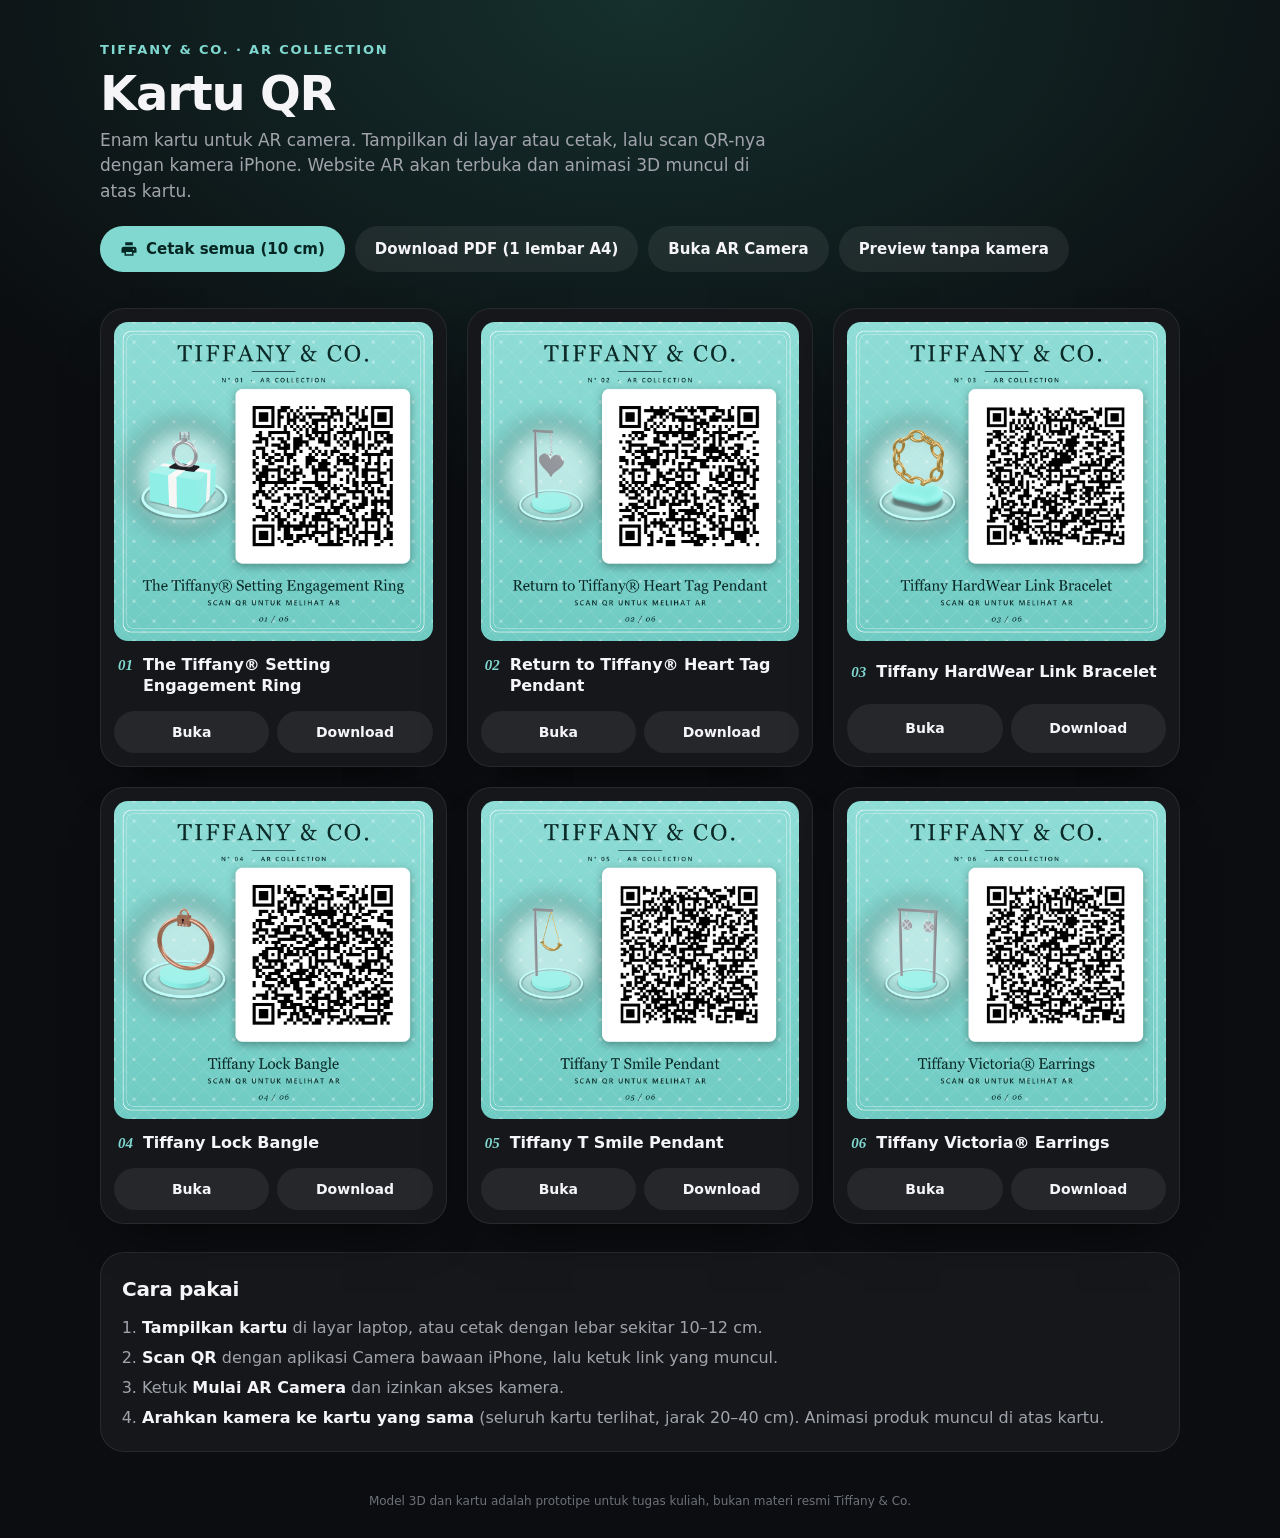
<file: cards/index.html>
<!doctype html>
<html lang="id">
<head>
  <meta charset="utf-8">
  <meta name="viewport" content="width=device-width, initial-scale=1, viewport-fit=cover">
  <meta name="theme-color" content="#0b0d10">
  <title>Kartu QR · Tiffany &amp; Co. AR</title>
  <style>
    :root {
      --bg: #0b0d10;
      --surface: #15171b;
      --hairline: rgba(255, 255, 255, 0.08);
      --text: #f5f5f7;
      --text-2: #a1a4ab;
      --tiffany: #81d8d0;
      --ink: #062623;
    }
    * { box-sizing: border-box; }
    body {
      margin: 0;
      min-height: 100dvh;
      background: radial-gradient(120% 60% at 50% 0%, #15302d 0%, var(--bg) 55%);
      color: var(--text);
      font: 100%/1.5 -apple-system, BlinkMacSystemFont, "SF Pro Text", system-ui, "Segoe UI", Roboto, sans-serif;
      -webkit-font-smoothing: antialiased;
    }
    header, main, footer { max-width: 1120px; margin: 0 auto; padding: 0 20px; }
    header { padding-top: calc(40px + env(safe-area-inset-top)); padding-bottom: 8px; }
    .eyebrow { margin: 0 0 8px; font-size: 0.8125rem; font-weight: 700; letter-spacing: 0.14em; color: var(--tiffany); }
    h1 { margin: 0 0 10px; font-size: clamp(2rem, 5vw, 3rem); line-height: 1.05; letter-spacing: -0.025em; }
    .lead { margin: 0; max-width: 62ch; color: var(--text-2); font-size: 1.0625rem; }
    .actions { display: flex; flex-wrap: wrap; gap: 10px; margin-top: 22px; }
    .btn {
      display: inline-flex; align-items: center; gap: 8px;
      min-height: 46px; padding: 0 20px;
      border: 0; border-radius: 999px;
      font-family: inherit; font-size: 0.9375rem; font-weight: 600; line-height: 1;
      text-decoration: none; cursor: pointer;
      transition: transform 100ms ease-out, background 200ms ease;
    }
    .btn:active { transform: scale(0.97); }
    .btn-primary { background: var(--tiffany); color: var(--ink); }
    .btn-ghost { background: rgba(255, 255, 255, 0.07); color: var(--text); }
    .btn-ghost:hover { background: rgba(255, 255, 255, 0.13); }
    .btn svg { width: 18px; height: 18px; fill: currentColor; }

    main { padding-top: 28px; padding-bottom: 40px; }
    .grid { display: grid; grid-template-columns: repeat(auto-fill, minmax(300px, 1fr)); gap: 20px; }
    .card {
      display: grid; gap: 14px; padding: 14px;
      border-radius: 24px; background: var(--surface);
      box-shadow: inset 0 0 0 1px var(--hairline), 0 24px 50px -30px rgba(0, 0, 0, 0.9);
    }
    .card img {
      width: 100%; aspect-ratio: 1; display: block;
      border-radius: 14px; background: #1b2b2a;
      cursor: zoom-in;
      transition: transform 250ms cubic-bezier(0.25, 1, 0.5, 1);
    }
    .card img:hover { transform: scale(1.015); }
    .meta { display: flex; align-items: baseline; gap: 10px; padding: 0 4px; }
    .num { font: italic 600 0.9375rem/1 Georgia, serif; color: var(--tiffany); }
    .name { margin: 0; font-size: 1rem; font-weight: 600; letter-spacing: -0.005em; line-height: 1.3; }
    .row { display: flex; gap: 8px; }
    .row .btn { flex: 1; justify-content: center; min-height: 42px; font-size: 0.875rem; }

    .how {
      margin-top: 28px; padding: 22px; border-radius: 24px;
      background: var(--surface); box-shadow: inset 0 0 0 1px var(--hairline);
    }
    .how h2 { margin: 0 0 12px; font-size: 1.25rem; letter-spacing: -0.015em; }
    .how ol { margin: 0; padding-left: 20px; color: var(--text-2); display: grid; gap: 6px; }
    .how strong { color: var(--text); }
    footer { padding-bottom: calc(28px + env(safe-area-inset-bottom)); color: #6e7178; font-size: 0.75rem; text-align: center; }

    /* Tampilan besar saat kartu diketuk */
    dialog {
      max-width: min(92vw, 720px); padding: 0; border: 0; border-radius: 22px;
      background: transparent; overflow: visible;
    }
    dialog::backdrop { background: rgba(5, 6, 8, 0.78); backdrop-filter: blur(10px); -webkit-backdrop-filter: blur(10px); }
    dialog img { width: 100%; display: block; border-radius: 22px; }
    dialog button { position: absolute; top: -14px; right: -14px; width: 40px; height: 40px; border-radius: 50%; border: 0; background: #fff; font-size: 20px; cursor: pointer; }

    @media (prefers-reduced-motion: reduce) { * { transition: none !important; } }

    /* Cetak: 2 kartu per halaman A4, masing-masing 10 cm */
    .print-sheet { display: none; }
    @media print {
      @page { size: A4; margin: 15mm; }
      body { background: #fff; }
      header, main, footer, dialog { display: none !important; }
      .print-sheet { display: grid; grid-template-columns: 100mm; justify-content: center; gap: 18mm; }
      .print-sheet figure { margin: 0; break-inside: avoid; text-align: center; font: 10pt Georgia, serif; color: #333; }
      .print-sheet img { width: 100mm; height: 100mm; display: block; }
      .print-sheet figure:nth-child(2n) { break-after: page; }
    }
  </style>
</head>
<body>
  <header>
    <p class="eyebrow">TIFFANY &amp; CO. · AR COLLECTION</p>
    <h1>Kartu QR</h1>
    <p class="lead">Enam kartu untuk AR camera. Tampilkan di layar atau cetak, lalu scan QR-nya dengan kamera iPhone. Website AR akan terbuka dan animasi 3D muncul di atas kartu.</p>
    <div class="actions">
      <button class="btn btn-primary" type="button" onclick="print()">
        <svg viewBox="0 0 24 24" aria-hidden="true"><path d="M7 3h10v4H7V3Zm-2 6h14a3 3 0 0 1 3 3v5h-4v4H6v-4H2v-5a3 3 0 0 1 3-3Zm3 7v3h8v-3H8Zm10-4.5a1 1 0 1 0 0 2 1 1 0 0 0 0-2Z"/></svg>
        Cetak semua (10 cm)
      </button>
      <a class="btn btn-ghost" href="Kartu-QR-Tiffany-A4.pdf" download>Download PDF (1 lembar A4)</a>
      <a class="btn btn-ghost" href="../">Buka AR Camera</a>
      <a class="btn btn-ghost" href="../?preview=1">Preview tanpa kamera</a>
    </div>
  </header>

  <main>
    <section class="grid" id="grid" aria-label="Daftar kartu QR"></section>

    <section class="how">
      <h2>Cara pakai</h2>
      <ol>
        <li><strong>Tampilkan kartu</strong> di layar laptop, atau cetak dengan lebar sekitar 10–12 cm.</li>
        <li><strong>Scan QR</strong> dengan aplikasi Camera bawaan iPhone, lalu ketuk link yang muncul.</li>
        <li>Ketuk <strong>Mulai AR Camera</strong> dan izinkan akses kamera.</li>
        <li><strong>Arahkan kamera ke kartu yang sama</strong> (seluruh kartu terlihat, jarak 20–40 cm). Animasi produk muncul di atas kartu.</li>
      </ol>
    </section>
  </main>

  <div class="print-sheet" id="printSheet"></div>

  <dialog id="zoom">
    <button type="button" aria-label="Tutup" onclick="this.closest('dialog').close()">✕</button>
    <img alt="">
  </dialog>

  <footer>Model 3D dan kartu adalah prototipe untuk tugas kuliah, bukan materi resmi Tiffany &amp; Co.</footer>

  <script>
    const CARDS = [
      ['tiffany-setting-ring', 'The Tiffany® Setting Engagement Ring'],
      ['tiffany-heart-tag', 'Return to Tiffany® Heart Tag Pendant'],
      ['tiffany-hardwear-bracelet', 'Tiffany HardWear Link Bracelet'],
      ['tiffany-lock-bangle', 'Tiffany Lock Bangle'],
      ['tiffany-t-smile-pendant', 'Tiffany T Smile Pendant'],
      ['tiffany-victoria-earrings', 'Tiffany Victoria® Earrings'],
    ];
    const grid = document.getElementById('grid');
    const sheet = document.getElementById('printSheet');
    const zoom = document.getElementById('zoom');

    CARDS.forEach(([id, name], i) => {
      const file = `Card_${id}.png`;
      const num = String(i + 1).padStart(2, '0');
      const card = document.createElement('article');
      card.className = 'card';
      card.innerHTML = `
        <img src="${file}" alt="Kartu QR ${name}" loading="lazy">
        <div class="meta"><span class="num">${num}</span><p class="name">${name}</p></div>
        <div class="row">
          <a class="btn btn-ghost" href="${file}" target="_blank" rel="noopener">Buka</a>
          <a class="btn btn-ghost" href="${file}" download="${file}">Download</a>
        </div>`;
      card.querySelector('img').addEventListener('click', () => {
        zoom.querySelector('img').src = file;
        zoom.querySelector('img').alt = `Kartu QR ${name}`;
        zoom.showModal();
      });
      grid.appendChild(card);

      const fig = document.createElement('figure');
      fig.innerHTML = `<img src="${file}" alt=""><figcaption>${num} · ${name}</figcaption>`;
      sheet.appendChild(fig);
    });

    zoom.addEventListener('click', (e) => { if (e.target === zoom) zoom.close(); });
  </script>
</body>
</html>
</file>
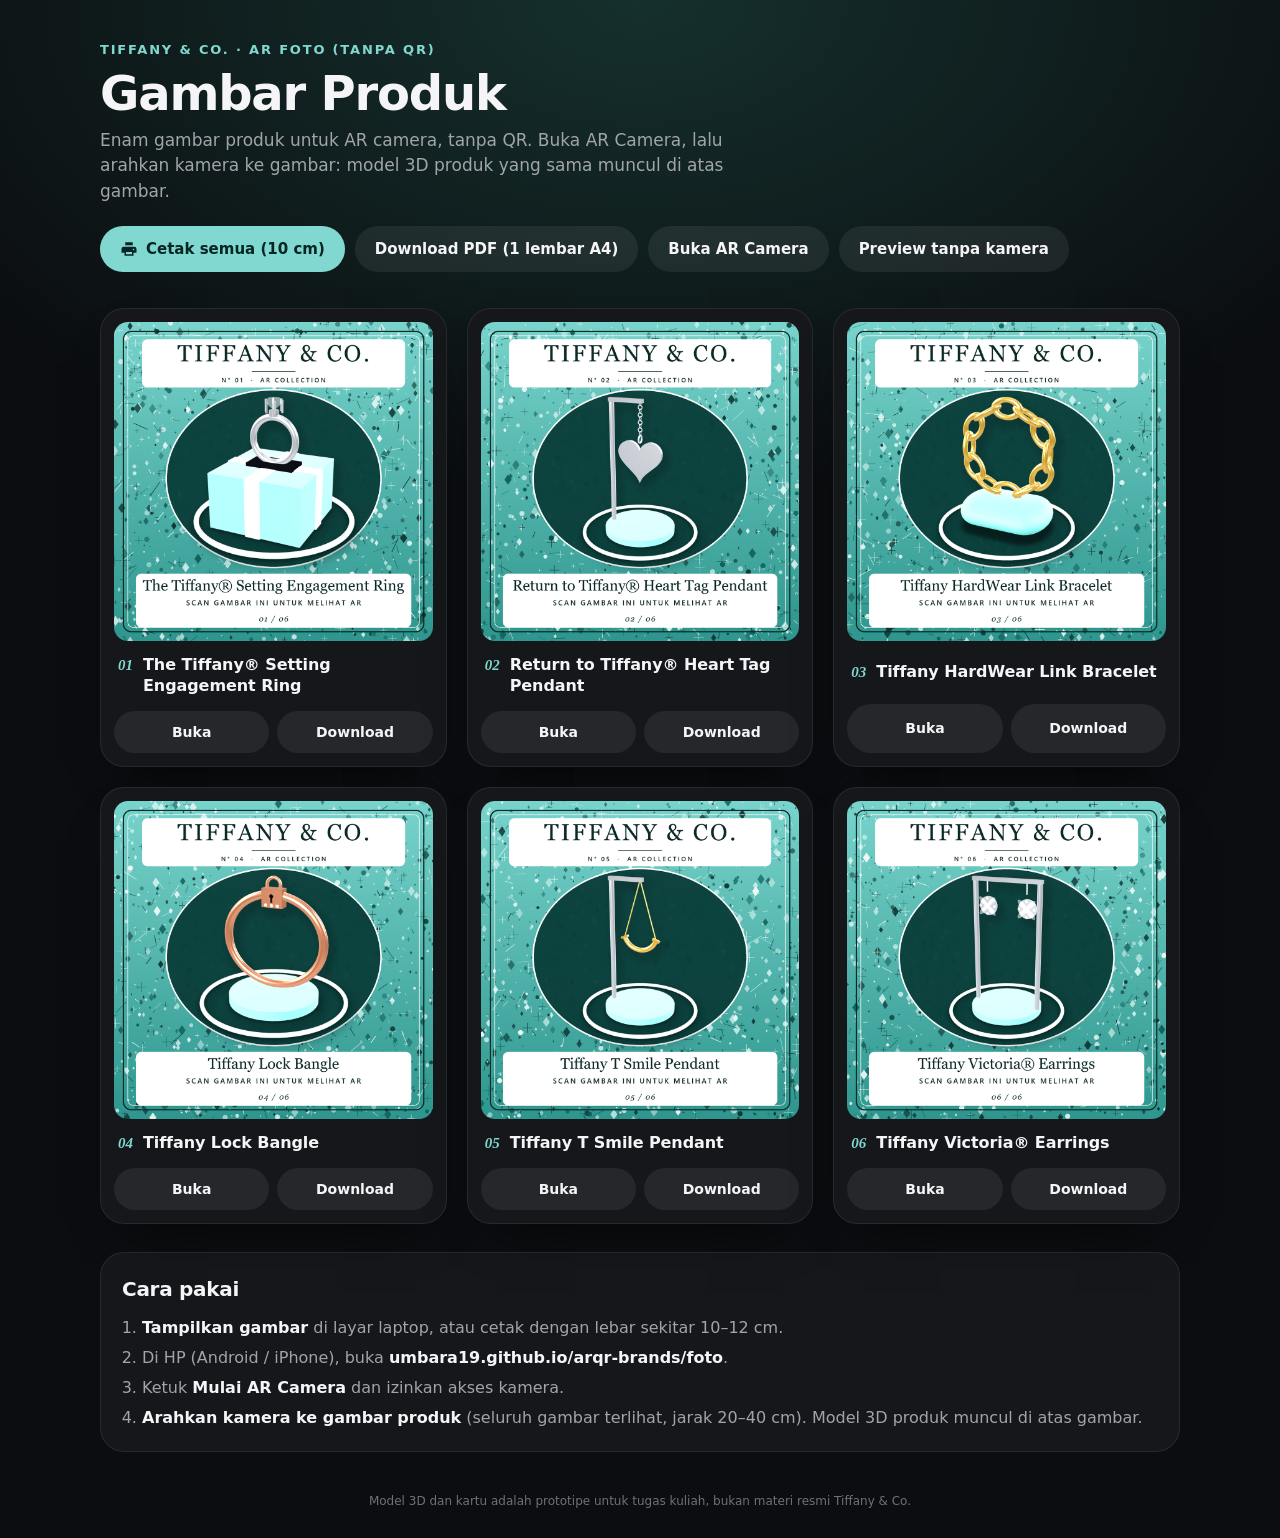
<file: foto/cards/index.html>
<!doctype html>
<html lang="id">
<head>
  <meta charset="utf-8">
  <meta name="viewport" content="width=device-width, initial-scale=1, viewport-fit=cover">
  <meta name="theme-color" content="#0b0d10">
  <title>Gambar Produk · Tiffany &amp; Co. AR Foto</title>
  <style>
    :root {
      --bg: #0b0d10;
      --surface: #15171b;
      --hairline: rgba(255, 255, 255, 0.08);
      --text: #f5f5f7;
      --text-2: #a1a4ab;
      --tiffany: #81d8d0;
      --ink: #062623;
    }
    * { box-sizing: border-box; }
    body {
      margin: 0;
      min-height: 100dvh;
      background: radial-gradient(120% 60% at 50% 0%, #15302d 0%, var(--bg) 55%);
      color: var(--text);
      font: 100%/1.5 -apple-system, BlinkMacSystemFont, "SF Pro Text", system-ui, "Segoe UI", Roboto, sans-serif;
      -webkit-font-smoothing: antialiased;
    }
    header, main, footer { max-width: 1120px; margin: 0 auto; padding: 0 20px; }
    header { padding-top: calc(40px + env(safe-area-inset-top)); padding-bottom: 8px; }
    .eyebrow { margin: 0 0 8px; font-size: 0.8125rem; font-weight: 700; letter-spacing: 0.14em; color: var(--tiffany); }
    h1 { margin: 0 0 10px; font-size: clamp(2rem, 5vw, 3rem); line-height: 1.05; letter-spacing: -0.025em; }
    .lead { margin: 0; max-width: 62ch; color: var(--text-2); font-size: 1.0625rem; }
    .actions { display: flex; flex-wrap: wrap; gap: 10px; margin-top: 22px; }
    .btn {
      display: inline-flex; align-items: center; gap: 8px;
      min-height: 46px; padding: 0 20px;
      border: 0; border-radius: 999px;
      font-family: inherit; font-size: 0.9375rem; font-weight: 600; line-height: 1;
      text-decoration: none; cursor: pointer;
      transition: transform 100ms ease-out, background 200ms ease;
    }
    .btn:active { transform: scale(0.97); }
    .btn-primary { background: var(--tiffany); color: var(--ink); }
    .btn-ghost { background: rgba(255, 255, 255, 0.07); color: var(--text); }
    .btn-ghost:hover { background: rgba(255, 255, 255, 0.13); }
    .btn svg { width: 18px; height: 18px; fill: currentColor; }

    main { padding-top: 28px; padding-bottom: 40px; }
    .grid { display: grid; grid-template-columns: repeat(auto-fill, minmax(300px, 1fr)); gap: 20px; }
    .card {
      display: grid; gap: 14px; padding: 14px;
      border-radius: 24px; background: var(--surface);
      box-shadow: inset 0 0 0 1px var(--hairline), 0 24px 50px -30px rgba(0, 0, 0, 0.9);
    }
    .card img {
      width: 100%; aspect-ratio: 1; display: block;
      border-radius: 14px; background: #1b2b2a;
      cursor: zoom-in;
      transition: transform 250ms cubic-bezier(0.25, 1, 0.5, 1);
    }
    .card img:hover { transform: scale(1.015); }
    .meta { display: flex; align-items: baseline; gap: 10px; padding: 0 4px; }
    .num { font: italic 600 0.9375rem/1 Georgia, serif; color: var(--tiffany); }
    .name { margin: 0; font-size: 1rem; font-weight: 600; letter-spacing: -0.005em; line-height: 1.3; }
    .row { display: flex; gap: 8px; }
    .row .btn { flex: 1; justify-content: center; min-height: 42px; font-size: 0.875rem; }

    .how {
      margin-top: 28px; padding: 22px; border-radius: 24px;
      background: var(--surface); box-shadow: inset 0 0 0 1px var(--hairline);
    }
    .how h2 { margin: 0 0 12px; font-size: 1.25rem; letter-spacing: -0.015em; }
    .how ol { margin: 0; padding-left: 20px; color: var(--text-2); display: grid; gap: 6px; }
    .how strong { color: var(--text); }
    footer { padding-bottom: calc(28px + env(safe-area-inset-bottom)); color: #6e7178; font-size: 0.75rem; text-align: center; }

    /* Tampilan besar saat kartu diketuk */
    dialog {
      max-width: min(92vw, 720px); padding: 0; border: 0; border-radius: 22px;
      background: transparent; overflow: visible;
    }
    dialog::backdrop { background: rgba(5, 6, 8, 0.78); backdrop-filter: blur(10px); -webkit-backdrop-filter: blur(10px); }
    dialog img { width: 100%; display: block; border-radius: 22px; }
    dialog button { position: absolute; top: -14px; right: -14px; width: 40px; height: 40px; border-radius: 50%; border: 0; background: #fff; font-size: 20px; cursor: pointer; }

    @media (prefers-reduced-motion: reduce) { * { transition: none !important; } }

    /* Cetak: 2 kartu per halaman A4, masing-masing 10 cm */
    .print-sheet { display: none; }
    @media print {
      @page { size: A4; margin: 15mm; }
      body { background: #fff; }
      header, main, footer, dialog { display: none !important; }
      .print-sheet { display: grid; grid-template-columns: 100mm; justify-content: center; gap: 18mm; }
      .print-sheet figure { margin: 0; break-inside: avoid; text-align: center; font: 10pt Georgia, serif; color: #333; }
      .print-sheet img { width: 100mm; height: 100mm; display: block; }
      .print-sheet figure:nth-child(2n) { break-after: page; }
    }
  </style>
</head>
<body>
  <header>
    <p class="eyebrow">TIFFANY &amp; CO. · AR FOTO (TANPA QR)</p>
    <h1>Gambar Produk</h1>
    <p class="lead">Enam gambar produk untuk AR camera, tanpa QR. Buka AR Camera, lalu arahkan kamera ke gambar: model 3D produk yang sama muncul di atas gambar.</p>
    <div class="actions">
      <button class="btn btn-primary" type="button" onclick="print()">
        <svg viewBox="0 0 24 24" aria-hidden="true"><path d="M7 3h10v4H7V3Zm-2 6h14a3 3 0 0 1 3 3v5h-4v4H6v-4H2v-5a3 3 0 0 1 3-3Zm3 7v3h8v-3H8Zm10-4.5a1 1 0 1 0 0 2 1 1 0 0 0 0-2Z"/></svg>
        Cetak semua (10 cm)
      </button>
      <a class="btn btn-ghost" href="Kartu-Foto-Tiffany-A4.pdf" download>Download PDF (1 lembar A4)</a>
      <a class="btn btn-ghost" href="../">Buka AR Camera</a>
      <a class="btn btn-ghost" href="../?preview=1">Preview tanpa kamera</a>
    </div>
  </header>

  <main>
    <section class="grid" id="grid" aria-label="Daftar gambar produk"></section>

    <section class="how">
      <h2>Cara pakai</h2>
      <ol>
        <li><strong>Tampilkan gambar</strong> di layar laptop, atau cetak dengan lebar sekitar 10–12 cm.</li>
        <li>Di HP (Android / iPhone), buka <strong>umbara19.github.io/arqr-brands/foto</strong>.</li>
        <li>Ketuk <strong>Mulai AR Camera</strong> dan izinkan akses kamera.</li>
        <li><strong>Arahkan kamera ke gambar produk</strong> (seluruh gambar terlihat, jarak 20–40 cm). Model 3D produk muncul di atas gambar.</li>
      </ol>
    </section>
  </main>

  <div class="print-sheet" id="printSheet"></div>

  <dialog id="zoom">
    <button type="button" aria-label="Tutup" onclick="this.closest('dialog').close()">✕</button>
    <img alt="">
  </dialog>

  <footer>Model 3D dan kartu adalah prototipe untuk tugas kuliah, bukan materi resmi Tiffany &amp; Co.</footer>

  <script>
    const CARDS = [
      ['tiffany-setting-ring', 'The Tiffany® Setting Engagement Ring'],
      ['tiffany-heart-tag', 'Return to Tiffany® Heart Tag Pendant'],
      ['tiffany-hardwear-bracelet', 'Tiffany HardWear Link Bracelet'],
      ['tiffany-lock-bangle', 'Tiffany Lock Bangle'],
      ['tiffany-t-smile-pendant', 'Tiffany T Smile Pendant'],
      ['tiffany-victoria-earrings', 'Tiffany Victoria® Earrings'],
    ];
    const grid = document.getElementById('grid');
    const sheet = document.getElementById('printSheet');
    const zoom = document.getElementById('zoom');

    CARDS.forEach(([id, name], i) => {
      const file = `Foto_${id}.png`;
      const num = String(i + 1).padStart(2, '0');
      const card = document.createElement('article');
      card.className = 'card';
      card.innerHTML = `
        <img src="${file}" alt="Gambar ${name}" loading="lazy">
        <div class="meta"><span class="num">${num}</span><p class="name">${name}</p></div>
        <div class="row">
          <a class="btn btn-ghost" href="${file}" target="_blank" rel="noopener">Buka</a>
          <a class="btn btn-ghost" href="${file}" download="${file}">Download</a>
        </div>`;
      card.querySelector('img').addEventListener('click', () => {
        zoom.querySelector('img').src = file;
        zoom.querySelector('img').alt = `Gambar ${name}`;
        zoom.showModal();
      });
      grid.appendChild(card);

      const fig = document.createElement('figure');
      fig.innerHTML = `<img src="${file}" alt=""><figcaption>${num} · ${name}</figcaption>`;
      sheet.appendChild(fig);
    });

    zoom.addEventListener('click', (e) => { if (e.target === zoom) zoom.close(); });
  </script>
</body>
</html>
</file>
